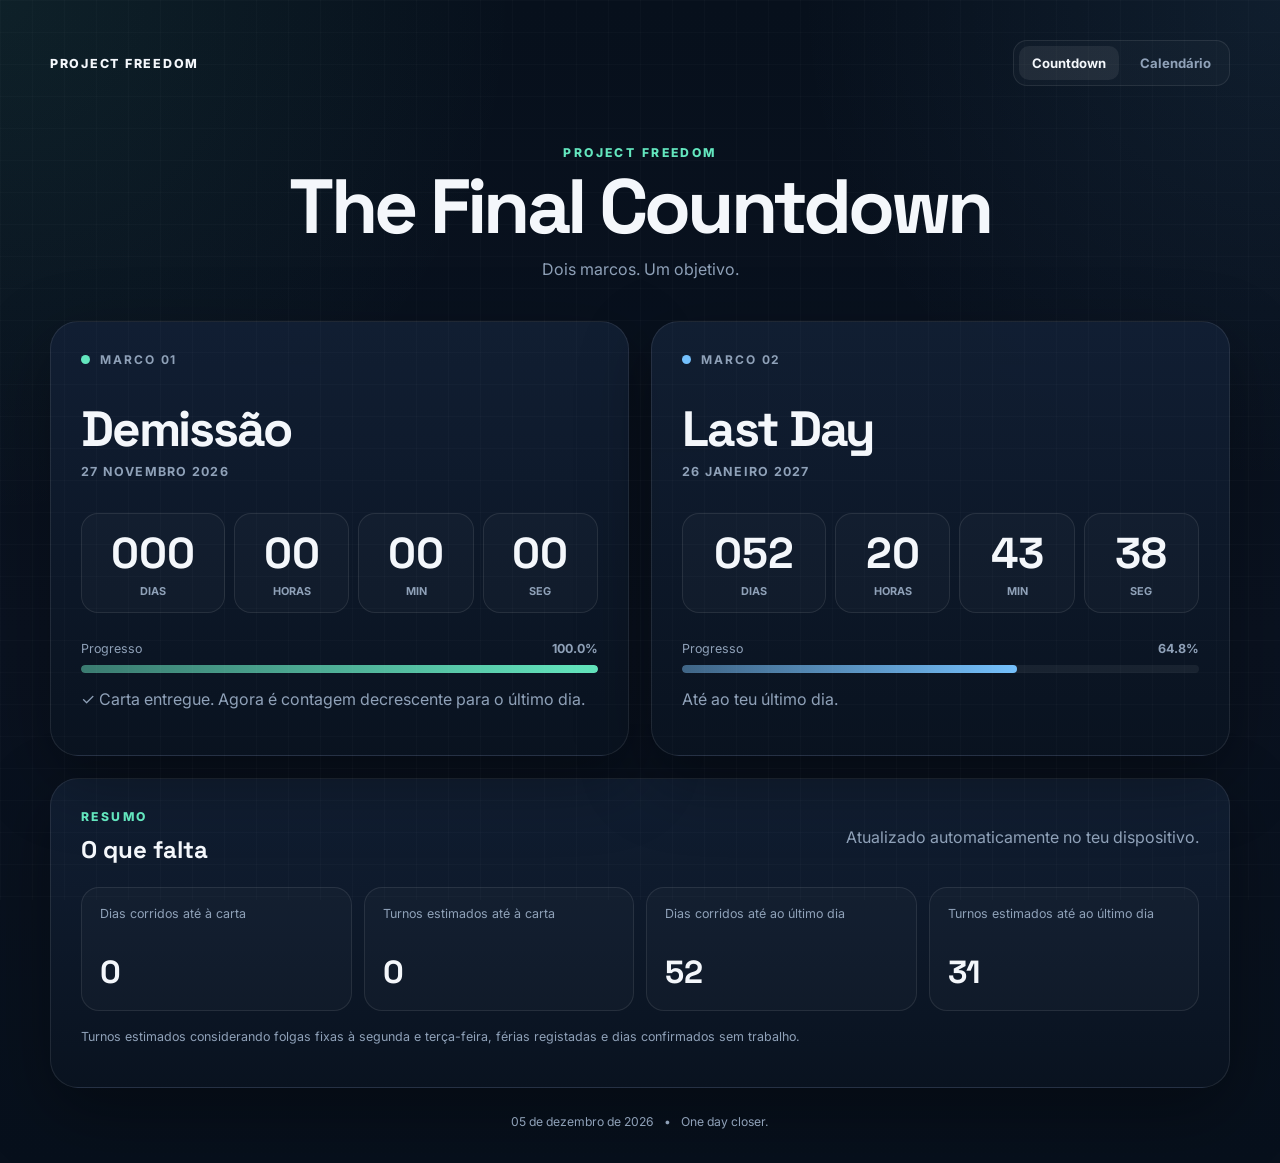
<file: index.html>
<!DOCTYPE html>
<html lang="pt-PT">

<head>

  <meta charset="UTF-8" />

  <meta
    name="viewport"
    content="width=device-width, initial-scale=1.0"
  />

  <meta
    name="theme-color"
    content="#0b1020"
  />

  <title>
    The Final Countdown
  </title>

  <meta
    name="description"
    content="Contagem decrescente para a entrega da carta e último dia de trabalho."
  />

  <link
    rel="stylesheet"
    href="style.css"
  />

</head>


<body>

  <main class="page-shell">


    <!-- ======================================================
         NAVEGAÇÃO
         ====================================================== -->

    <nav class="top-nav">

      <a
        class="nav-brand"
        href="index.html"
      >
        PROJECT FREEDOM
      </a>


      <div class="nav-links">

        <a
          class="nav-link active"
          href="index.html"
        >
          Countdown
        </a>


        <a
          class="nav-link"
          href="calendar.html"
        >
          Calendário
        </a>

      </div>

    </nav>


    <!-- ======================================================
         CABEÇALHO
         ====================================================== -->

    <header class="hero">

      <p class="eyebrow">
        PROJECT FREEDOM
      </p>


      <h1>
        The Final Countdown
      </h1>


      <p class="subtitle">
        Dois marcos. Um objetivo.
      </p>

    </header>


    <!-- ======================================================
         COUNTDOWNS
         ====================================================== -->

    <section
      class="countdown-grid"
      aria-label="Contagens decrescentes"
    >


      <!-- ====================================================
           CARTA
           ==================================================== -->

      <article
        class="countdown-card countdown-card--primary"
      >

        <div class="card-topline">

          <span class="status-dot"></span>

          <span class="card-label">
            MARCO 01
          </span>

        </div>


        <h2>
          Demissão
        </h2>


        <p class="target-date">
          27 novembro 2026
        </p>


        <div
          class="countdown"
          id="resignation-countdown"
          aria-live="polite"
        >

          <div class="time-box">

            <span
              class="time-value"
              data-unit="days"
            >
              000
            </span>

            <span class="time-label">
              dias
            </span>

          </div>


          <div class="time-box">

            <span
              class="time-value"
              data-unit="hours"
            >
              00
            </span>

            <span class="time-label">
              horas
            </span>

          </div>


          <div class="time-box">

            <span
              class="time-value"
              data-unit="minutes"
            >
              00
            </span>

            <span class="time-label">
              min
            </span>

          </div>


          <div class="time-box">

            <span
              class="time-value"
              data-unit="seconds"
            >
              00
            </span>

            <span class="time-label">
              seg
            </span>

          </div>

        </div>


        <div class="progress-wrap">

          <div class="progress-meta">

            <span>
              Progresso
            </span>


            <strong
              id="resignation-progress-text"
            >
              0%
            </strong>

          </div>


          <div class="progress-track">

            <div
              class="progress-bar"
              id="resignation-progress"
            ></div>

          </div>

        </div>


        <p
          class="milestone-message"
          id="resignation-message"
        >
          Até entregares a carta.
        </p>

      </article>


      <!-- ====================================================
           LAST DAY
           ==================================================== -->

      <article class="countdown-card">

        <div class="card-topline">

          <span
            class="status-dot status-dot--alt"
          ></span>

          <span class="card-label">
            MARCO 02
          </span>

        </div>


        <h2>
          Last Day
        </h2>


        <p class="target-date">
          26 janeiro 2027
        </p>


        <div
          class="countdown"
          id="lastday-countdown"
          aria-live="polite"
        >

          <div class="time-box">

            <span
              class="time-value"
              data-unit="days"
            >
              000
            </span>

            <span class="time-label">
              dias
            </span>

          </div>


          <div class="time-box">

            <span
              class="time-value"
              data-unit="hours"
            >
              00
            </span>

            <span class="time-label">
              horas
            </span>

          </div>


          <div class="time-box">

            <span
              class="time-value"
              data-unit="minutes"
            >
              00
            </span>

            <span class="time-label">
              min
            </span>

          </div>


          <div class="time-box">

            <span
              class="time-value"
              data-unit="seconds"
            >
              00
            </span>

            <span class="time-label">
              seg
            </span>

          </div>

        </div>


        <div class="progress-wrap">

          <div class="progress-meta">

            <span>
              Progresso
            </span>


            <strong
              id="lastday-progress-text"
            >
              0%
            </strong>

          </div>


          <div class="progress-track">

            <div
              class="progress-bar progress-bar--alt"
              id="lastday-progress"
            ></div>

          </div>

        </div>


        <p
          class="milestone-message"
          id="lastday-message"
        >
          Até ao teu último dia.
        </p>

      </article>

    </section>


    <!-- ======================================================
         RESUMO
         ====================================================== -->

    <section class="stats-panel">

      <div class="stats-heading">

        <div>

          <p class="eyebrow">
            RESUMO
          </p>

          <h2>
            O que falta
          </h2>

        </div>


        <p class="stats-note">
          Atualizado automaticamente no teu dispositivo.
        </p>

      </div>


      <div class="stats-grid">


        <article class="stat-card">

          <span class="stat-label">
            Dias corridos até à carta
          </span>

          <strong
            class="stat-value"
            id="calendar-days-resignation"
          >
            —
          </strong>

        </article>


        <article class="stat-card">

          <span class="stat-label">
            Turnos estimados até à carta
          </span>

          <strong
            class="stat-value"
            id="work-days-resignation"
          >
            —
          </strong>

        </article>


        <article class="stat-card">

          <span class="stat-label">
            Dias corridos até ao último dia
          </span>

          <strong
            class="stat-value"
            id="calendar-days-lastday"
          >
            —
          </strong>

        </article>


        <article class="stat-card">

          <span class="stat-label">
            Turnos estimados até ao último dia
          </span>

          <strong
            class="stat-value"
            id="work-days-lastday"
          >
            —
          </strong>

        </article>


      </div>


      <p class="work-note">

        Turnos estimados considerando folgas fixas à
        segunda e terça-feira, férias registadas e dias
        confirmados sem trabalho.

      </p>

    </section>


    <!-- ======================================================
         FOOTER
         ====================================================== -->

    <footer>

      <span
        id="today-label"
      ></span>


      <span class="footer-separator">
        •
      </span>


      <span>
        One day closer.
      </span>

    </footer>


  </main>


  <script src="script.js"></script>


</body>

</html>
</file>
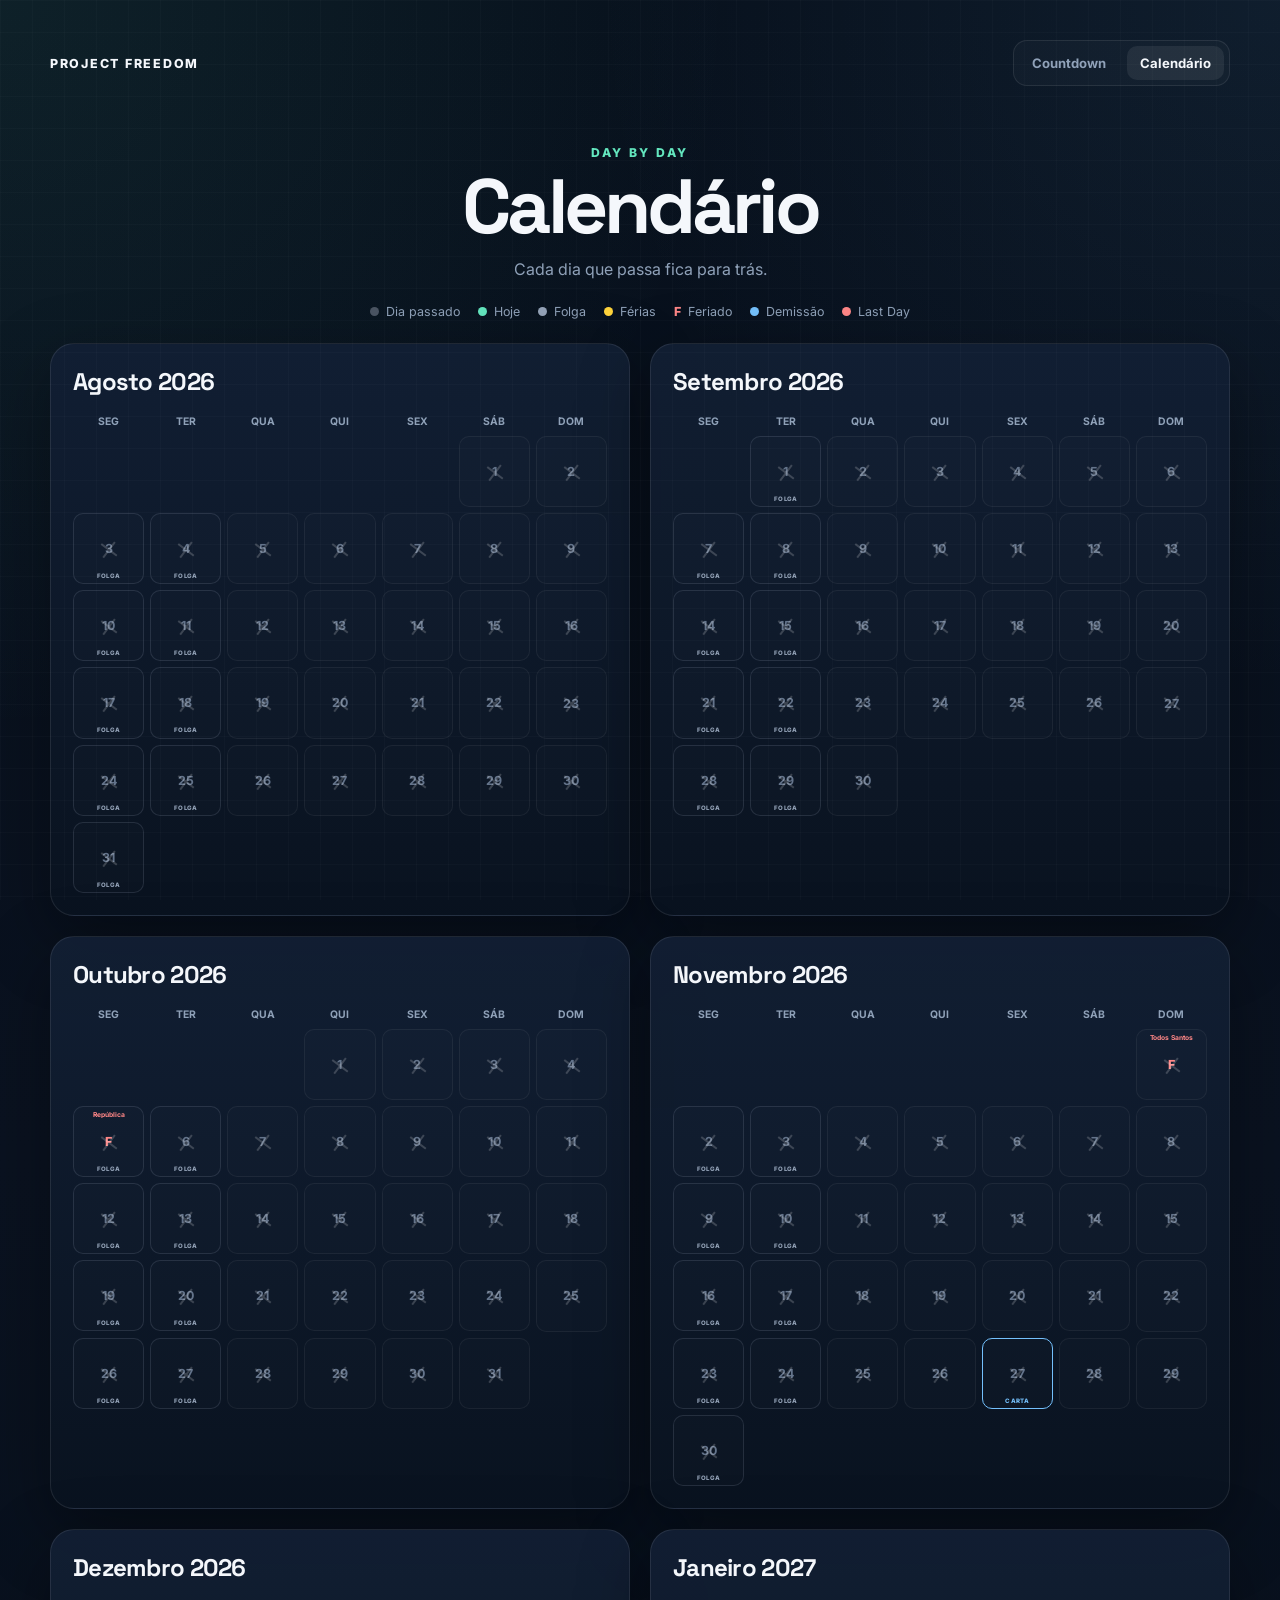
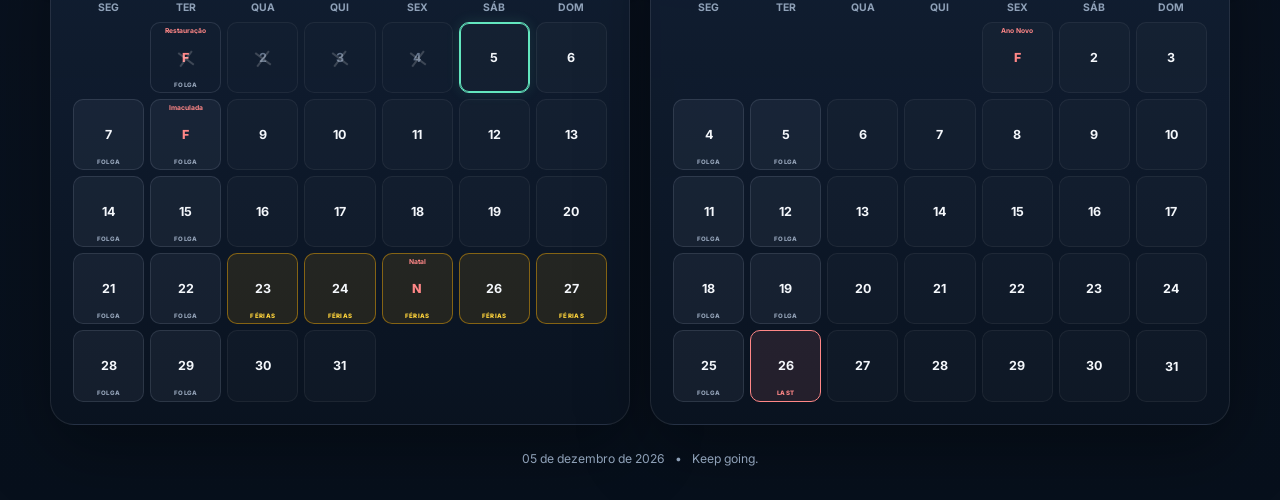
<file: calendar.html>
<!DOCTYPE html>
<html lang="pt-PT">

<head>

  <meta charset="UTF-8" />

  <meta
    name="viewport"
    content="width=device-width, initial-scale=1.0"
  />

  <meta
    name="theme-color"
    content="#0b1020"
  />

  <title>
    Calendário — Project Freedom
  </title>

  <meta
    name="description"
    content="Calendário visual até ao último dia de trabalho."
  />

  <link
    rel="stylesheet"
    href="style.css"
  />

</head>


<body>

  <main class="page-shell">


    <!-- ======================================================
         NAVEGAÇÃO
         ====================================================== -->

    <nav class="top-nav">

      <a
        class="nav-brand"
        href="index.html"
      >
        PROJECT FREEDOM
      </a>


      <div class="nav-links">

        <a
          class="nav-link"
          href="index.html"
        >
          Countdown
        </a>


        <a
          class="nav-link active"
          href="calendar.html"
        >
          Calendário
        </a>

      </div>

    </nav>


    <!-- ======================================================
         CABEÇALHO
         ====================================================== -->

    <header
      class="hero calendar-hero"
    >

      <p class="eyebrow">
        DAY BY DAY
      </p>


      <h1>
        Calendário
      </h1>


      <p class="subtitle">
        Cada dia que passa fica para trás.
      </p>

    </header>


    <!-- ======================================================
         LEGENDA
         ====================================================== -->

    <section class="calendar-legend">


      <span>

        <i
          class="legend-dot legend-past"
        ></i>

        Dia passado

      </span>


      <span>

        <i
          class="legend-dot legend-today"
        ></i>

        Hoje

      </span>


      <span>

        <i
          class="legend-dot legend-dayoff"
        ></i>

        Folga

      </span>


      <span>

        <i
          class="legend-dot legend-vacation"
        ></i>

        Férias

      </span>


      <span>

        <strong
          class="legend-holiday-symbol"
        >
          F
        </strong>

        Feriado

      </span>


      <span>

        <i
          class="legend-dot legend-resignation"
        ></i>

        Demissão

      </span>


      <span>

        <i
          class="legend-dot legend-last"
        ></i>

        Last Day

      </span>


    </section>


    <!-- ======================================================
         CALENDÁRIO
         ====================================================== -->

    <section

      id="calendar-grid"

      class="calendar-grid"

      aria-label="Calendário até ao último dia"

    >
    </section>


    <!-- ======================================================
         FOOTER
         ====================================================== -->

    <footer>

      <span
        id="calendar-today-label"
      ></span>


      <span class="footer-separator">
        •
      </span>


      <span>
        Keep going.
      </span>

    </footer>


  </main>


  <script src="calendar.js"></script>


</body>

</html>
</file>
<file: style.css>
@import url(
  'https://fonts.googleapis.com/css2?family=Inter:wght@400;500;600;700;800&family=Space+Grotesk:wght@500;600;700&display=swap'
);


/* ============================================================
   VARIÁVEIS
   ============================================================ */

:root {

  --bg:
    #07101c;

  --panel:
    rgba(
      14,
      25,
      43,
      0.82
    );

  --line:
    rgba(
      255,
      255,
      255,
      0.09
    );

  --text:
    #f4f7fb;

  --muted:
    #8fa1b8;

  --accent:
    #63e6be;

  --accent-2:
    #74c0fc;

  --danger:
    #ff8787;

  --shadow:
    0 24px 70px
    rgba(
      0,
      0,
      0,
      0.34
    );

}


/* ============================================================
   BASE
   ============================================================ */

* {

  box-sizing:
    border-box;

}


html {

  color-scheme:
    dark;

}


body {

  margin:
    0;

  min-height:
    100vh;

  font-family:

    Inter,

    system-ui,

    sans-serif;

  color:
    var(--text);

  background:

    radial-gradient(

      circle at top left,

      rgba(
        99,
        230,
        190,
        0.08
      ),

      transparent 30%

    ),

    radial-gradient(

      circle at top right,

      rgba(
        116,
        192,
        252,
        0.08
      ),

      transparent 28%

    ),

    linear-gradient(

      180deg,

      #07101c 0%,

      #0a1220 55%,

      #07101c 100%

    );

}


body::before {

  content:
    "";

  position:
    fixed;

  inset:
    0;

  pointer-events:
    none;

  background-image:

    linear-gradient(

      rgba(
        255,
        255,
        255,
        0.018
      )
      1px,

      transparent 1px

    ),

    linear-gradient(

      90deg,

      rgba(
        255,
        255,
        255,
        0.018
      )
      1px,

      transparent 1px

    );

  background-size:

    32px 32px;

}


.page-shell {

  width:

    min(

      1180px,

      calc(
        100% - 32px
      )

    );

  margin:
    auto;

  padding:
    28px 0 34px;

}


/* ============================================================
   NAVEGAÇÃO
   ============================================================ */

.top-nav {

  display:
    flex;

  justify-content:
    space-between;

  align-items:
    center;

  padding:
    12px 0 34px;

}


.nav-brand {

  color:
    var(--text);

  text-decoration:
    none;

  font-weight:
    800;

  letter-spacing:
    0.14em;

  font-size:
    0.78rem;

}


.nav-links {

  display:
    flex;

  gap:
    8px;

  padding:
    5px;

  border:

    1px solid

    var(--line);

  border-radius:
    14px;

  background:

    rgba(
      255,
      255,
      255,
      0.025
    );

}


.nav-link {

  color:
    var(--muted);

  text-decoration:
    none;

  padding:
    9px 13px;

  border-radius:
    10px;

  font-size:
    0.82rem;

  font-weight:
    700;

}


.nav-link.active,
.nav-link:hover {

  color:
    var(--text);

  background:

    rgba(
      255,
      255,
      255,
      0.07
    );

}


/* ============================================================
   HERO
   ============================================================ */

.hero {

  text-align:
    center;

  margin:
    25px 0 42px;

}


.eyebrow {

  margin:
    0 0 10px;

  font-size:
    0.76rem;

  letter-spacing:
    0.2em;

  font-weight:
    800;

  color:
    var(--accent);

}


.hero h1,
.countdown-card h2,
.stats-heading h2,
.month-card h2 {

  font-family:

    "Space Grotesk",

    Inter,

    sans-serif;

}


.hero h1 {

  margin:
    0;

  font-size:

    clamp(

      2.4rem,

      6vw,

      5.4rem

    );

  line-height:
    0.95;

  letter-spacing:
    -0.05em;

}


.subtitle {

  margin:
    16px 0 0;

  color:
    var(--muted);

}


/* ============================================================
   COUNTDOWN
   ============================================================ */

.countdown-grid {

  display:
    grid;

  grid-template-columns:

    repeat(

      2,

      minmax(
        0,
        1fr
      )

    );

  gap:
    22px;

}


.countdown-card,
.stats-panel,
.month-card {

  border:

    1px solid

    var(--line);

  background:

    linear-gradient(

      180deg,

      rgba(
        18,
        31,
        52,
        0.94
      ),

      rgba(
        10,
        19,
        32,
        0.92
      )

    );

  box-shadow:
    var(--shadow);

}


.countdown-card {

  border-radius:
    28px;

  padding:
    30px;

}


.card-topline {

  display:
    flex;

  align-items:
    center;

  gap:
    10px;

  color:
    var(--muted);

  font-size:
    0.75rem;

  letter-spacing:
    0.16em;

  font-weight:
    700;

}


.status-dot {

  width:
    9px;

  height:
    9px;

  border-radius:
    50%;

  background:
    var(--accent);

}


.status-dot--alt {

  background:
    var(--accent-2);

}


.countdown-card h2 {

  margin:
    30px 0 4px;

  font-size:

    clamp(

      2rem,

      4vw,

      3.1rem

    );

  letter-spacing:
    -0.045em;

}


.target-date {

  margin:
    0;

  color:
    var(--muted);

  text-transform:
    uppercase;

  letter-spacing:
    0.1em;

  font-size:
    0.78rem;

  font-weight:
    700;

}


/* ============================================================
   CONTADORES
   ============================================================ */

.countdown {

  display:
    grid;

  grid-template-columns:

    1.25fr

    repeat(
      3,
      1fr
    );

  gap:
    9px;

  margin:
    34px 0 28px;

}


.time-box {

  padding:
    18px 8px 14px;

  text-align:
    center;

  border:

    1px solid

    var(--line);

  border-radius:
    17px;

  background:

    rgba(
      255,
      255,
      255,
      0.025
    );

}


.time-value {

  display:
    block;

  font-family:

    "Space Grotesk",

    monospace;

  font-size:

    clamp(

      1.65rem,

      4vw,

      2.7rem

    );

  font-weight:
    700;

  line-height:
    1;

}


.time-label {

  display:
    block;

  margin-top:
    9px;

  color:
    var(--muted);

  font-size:
    0.68rem;

  font-weight:
    700;

  text-transform:
    uppercase;

}


/* ============================================================
   PROGRESSO
   ============================================================ */

.progress-meta {

  display:
    flex;

  justify-content:
    space-between;

  align-items:
    center;

  color:
    var(--muted);

  font-size:
    0.78rem;

}


.progress-track {

  height:
    8px;

  margin-top:
    9px;

  overflow:
    hidden;

  border-radius:
    99px;

  background:

    rgba(
      255,
      255,
      255,
      0.06
    );

}


.progress-bar {

  width:
    0;

  height:
    100%;

  border-radius:
    99px;

  background:

    linear-gradient(

      90deg,

      rgba(
        99,
        230,
        190,
        0.45
      ),

      var(--accent)

    );

}


.progress-bar--alt {

  background:

    linear-gradient(

      90deg,

      rgba(
        116,
        192,
        252,
        0.42
      ),

      var(--accent-2)

    );

}


.milestone-message {

  color:
    var(--muted);

}


/* ============================================================
   RESUMO
   ============================================================ */

.stats-panel {

  margin-top:
    22px;

  border-radius:
    28px;

  padding:
    30px;

}


.stats-heading {

  display:
    flex;

  justify-content:
    space-between;

  align-items:
    center;

  gap:
    20px;

}


.stats-heading h2 {

  margin:
    0;

}


.stats-note {

  color:
    var(--muted);

}


.stats-grid {

  display:
    grid;

  grid-template-columns:

    repeat(
      4,
      1fr
    );

  gap:
    12px;

  margin-top:
    22px;

}


.stat-card {

  min-height:
    124px;

  padding:
    18px;

  border-radius:
    18px;

  border:

    1px solid

    var(--line);

  background:

    rgba(
      255,
      255,
      255,
      0.025
    );

  display:
    flex;

  flex-direction:
    column;

  justify-content:
    space-between;

}


.stat-label {

  color:
    var(--muted);

  font-size:
    0.78rem;

}


.stat-value {

  font-family:

    "Space Grotesk",

    sans-serif;

  font-size:
    2rem;

}


.work-note {

  color:
    var(--muted);

  font-size:
    0.78rem;

  margin-top:
    18px;

}


/* ============================================================
   CALENDÁRIO
   ============================================================ */

.calendar-hero {

  margin-bottom:
    25px;

}


/* ============================================================
   LEGENDA
   ============================================================ */

.calendar-legend {

  display:
    flex;

  flex-wrap:
    wrap;

  justify-content:
    center;

  gap:
    18px;

  margin-bottom:
    24px;

  color:
    var(--muted);

  font-size:
    0.78rem;

}


.calendar-legend span {

  display:
    flex;

  align-items:
    center;

  gap:
    7px;

}


.legend-dot {

  width:
    9px;

  height:
    9px;

  border-radius:
    50%;

  display:
    inline-block;

}


.legend-past {

  background:
    #4b5563;

}


.legend-today {

  background:
    var(--accent);

}


.legend-dayoff {

  background:
    #94a3b8;

}


.legend-vacation {

  background:
    #ffd43b;

}


.legend-resignation {

  background:
    var(--accent-2);

}


.legend-last {

  background:
    #ff8787;

}


.legend-holiday-symbol {

  color:
    #ff8787;

  font-weight:
    800;

}


/* ============================================================
   GRELHA DOS MESES
   ============================================================ */

.calendar-grid {

  display:
    grid;

  grid-template-columns:

    repeat(

      2,

      minmax(
        0,
        1fr
      )

    );

  gap:
    20px;

}


/* ============================================================
   CARTÕES DOS MESES
   ============================================================ */

.month-card {

  border-radius:
    24px;

  padding:
    22px;

}


.month-card h2 {

  margin:
    0 0 18px;

  letter-spacing:
    -0.03em;

}


/* ============================================================
   DIAS DA SEMANA
   ============================================================ */

.weekdays,
.days-grid {

  display:
    grid;

  grid-template-columns:

    repeat(
      7,
      1fr
    );

  gap:
    6px;

}


.weekdays {

  margin-bottom:
    8px;

}


.weekdays span {

  text-align:
    center;

  color:
    var(--muted);

  font-size:
    0.65rem;

  font-weight:
    700;

  text-transform:
    uppercase;

}


/* ============================================================
   CÉLULAS
   ============================================================ */

.day-cell {

  position:
    relative;

  aspect-ratio:
    1 / 1;

  border:

    1px solid

    rgba(
      255,
      255,
      255,
      0.055
    );

  border-radius:
    10px;

  background:

    rgba(
      255,
      255,
      255,
      0.022
    );

  display:
    flex;

  align-items:
    center;

  justify-content:
    center;

  min-width:
    0;

}


.day-cell--blank {

  visibility:
    hidden;

}


/* ============================================================
   NÚMERO DO DIA
   ============================================================ */

.day-number {

  position:
    relative;

  z-index:
    3;

  font-size:
    0.78rem;

  font-weight:
    700;

}


/* ============================================================
   FERIADOS
   ============================================================ */

.holiday-symbol {

  color:
    #ff8787 !important;

  font-weight:
    800;

}


.holiday-name {

  position:
    absolute;

  top:
    4px;

  left:
    3px;

  right:
    3px;

  text-align:
    center;

  font-size:
    0.42rem;

  font-weight:
    700;

  color:
    #ff8787;

  line-height:
    1.05;

  white-space:
    nowrap;

  overflow:
    hidden;

  text-overflow:
    ellipsis;

  z-index:
    3;

}


/* ============================================================
   FOLGAS
   ============================================================ */

.day-cell--dayoff {

  background:

    rgba(
      148,
      163,
      184,
      0.08
    );

  border-color:

    rgba(
      148,
      163,
      184,
      0.18
    );

}


.day-cell--dayoff small {

  color:
    #94a3b8;

}


/* ============================================================
   FÉRIAS
   ============================================================ */

.day-cell--vacation {

  background:

    rgba(
      250,
      176,
      5,
      0.10
    );

  border-color:

    rgba(
      250,
      176,
      5,
      0.45
    );

}


.day-cell--vacation small {

  color:
    #ffd43b;

}


/* ============================================================
   HOJE
   ============================================================ */

.day-cell--today {

  border-color:
    var(--accent);

  box-shadow:

    inset
    0 0 0 1px
    var(--accent),

    0 0 14px

    rgba(
      99,
      230,
      190,
      0.12
    );

}


/* ============================================================
   CARTA
   ============================================================ */

.day-cell--resignation {

  border-color:
    var(--accent-2);

  background:

    rgba(
      116,
      192,
      252,
      0.12
    );

}


.day-cell--resignation small {

  color:
    var(--accent-2);

}


/* ============================================================
   LAST DAY
   ============================================================ */

.day-cell--last {

  border-color:
    #ff8787;

  background:

    rgba(
      255,
      135,
      135,
      0.11
    );

}


.day-cell--last small {

  color:
    #ff8787;

}


/* ============================================================
   ETIQUETAS
   ============================================================ */

.day-cell small {

  position:
    absolute;

  bottom:
    4px;

  left:
    2px;

  right:
    2px;

  text-align:
    center;

  font-size:
    0.38rem;

  font-weight:
    800;

  letter-spacing:
    0.05em;

  line-height:
    1;

  z-index:
    3;

}


/* ============================================================
   DIAS PASSADOS
   ============================================================ */

.day-cell--past {

  color:
    #64748b;

  background:

    rgba(
      255,
      255,
      255,
      0.012
    );

}


.day-cross {

  position:
    absolute;

  inset:
    0;

  display:
    flex;

  align-items:
    center;

  justify-content:
    center;

  font-size:
    2.15rem;

  line-height:
    1;

  color:

    rgba(
      255,
      255,
      255,
      0.19
    );

  font-weight:
    300;

  transform:
    rotate(-8deg);

  z-index:
    4;

  pointer-events:
    none;

}


/* ============================================================
   FOOTER
   ============================================================ */

footer {

  display:
    flex;

  justify-content:
    center;

  align-items:
    center;

  gap:
    10px;

  padding:
    26px 8px 0;

  color:
    var(--muted);

  font-size:
    0.76rem;

}


/* ============================================================
   TABLET
   ============================================================ */

@media
(max-width: 860px) {

  .countdown-grid,
  .calendar-grid {

    grid-template-columns:
      1fr;

  }


  .stats-grid {

    grid-template-columns:

      repeat(
        2,
        1fr
      );

  }

}


/* ============================================================
   TELEMÓVEL
   ============================================================ */

@media
(max-width: 520px) {

  .page-shell {

    width:

      min(

        calc(
          100% - 20px
        ),

        1180px

      );

  }


  .top-nav {

    align-items:
      flex-start;

    gap:
      14px;

  }


  .nav-brand {

    margin-top:
      10px;

  }


  .countdown-card,
  .stats-panel,
  .month-card {

    padding:
      18px;

    border-radius:
      20px;

  }


  .countdown {

    gap:
      5px;

  }


  .time-box {

    padding:
      14px 3px 11px;

  }


  .stats-heading {

    align-items:
      flex-start;

    flex-direction:
      column;

  }


  .day-cell {

    border-radius:
      8px;

  }


  .day-cross {

    font-size:
      1.6rem;

  }


  .holiday-name {

    font-size:
      0.36rem;

  }

}
</file>
